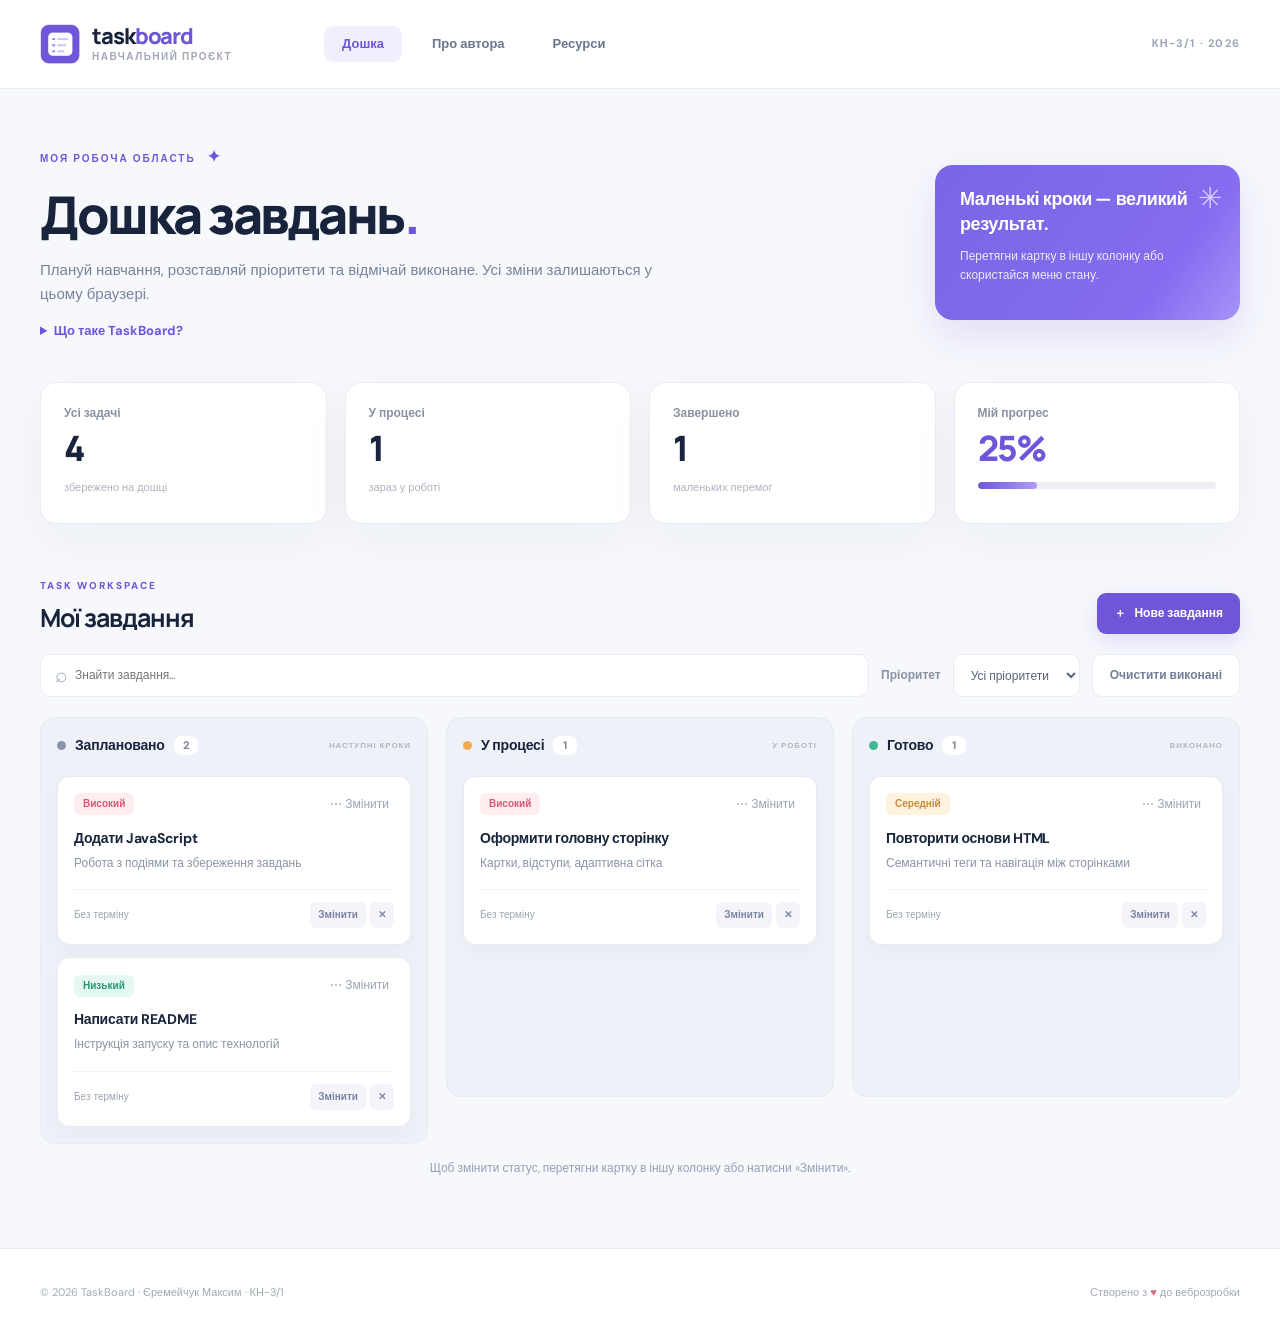
<file: index.html>
<!DOCTYPE html>
<html lang="uk">
<head>
  <meta charset="UTF-8">
  <meta name="viewport" content="width=device-width, initial-scale=1.0">
  <meta name="description" content="TaskBoard — навчальна дошка завдань для керування справами та проєктами.">
  <title>TaskBoard — дошка завдань</title>
  <link rel="icon" href="images/logo.png" type="image/png">
  <link rel="stylesheet" href="css/style.css">
  <script src="js/app.js" defer></script>
</head>
<body>
  <a class="skip-link" href="#main">Перейти до вмісту</a>
  <header class="site-header">
    <div class="container header-inner">
      <a class="brand" href="index.html" aria-label="TaskBoard, головна сторінка">
        <img src="images/logo.png" alt="Логотип TaskBoard" width="40" height="40">
        <span>task<span class="brand-accent">board</span><small>навчальний проєкт</small></span>
      </a>
      <nav class="nav" aria-label="Основна навігація">
        <a href="index.html" aria-current="page">Дошка</a>
        <a href="about.html">Про автора</a>
        <a href="docs/links.html">Ресурси</a>
      </nav>
      <span class="course-label">КН-3/1 · 2026</span>
    </div>
  </header>

  <main class="container" id="main">
    <section class="intro" aria-labelledby="intro-heading">
      <div class="intro-main">
        <span class="eyebrow">МОЯ РОБОЧА ОБЛАСТЬ <span class="eyebrow-mark" aria-hidden="true">✦</span></span>
        <h1 id="intro-heading">Дошка завдань<span class="period">.</span></h1>
        <p>Плануй навчання, розставляй пріоритети та відмічай виконане. Усі зміни залишаються у цьому браузері.</p>
        <details class="about-details"><summary>Що таке TaskBoard?</summary><p>TaskBoard — навчальний застосунок для організації завдань у трьох колонках: «Заплановано», «У процесі» та «Готово». Проєкт показує HTML, CSS, JavaScript, Git і локальне збереження.</p></details>
      </div>
      <aside class="hero-note" aria-label="Підказка">
        <span class="note-star" aria-hidden="true">✳</span>
        <strong>Маленькі кроки — великий результат.</strong>
        <p>Перетягни картку в іншу колонку або скористайся меню стану.</p>
      </aside>
    </section>

    <section class="metrics" aria-label="Статистика завдань">
      <article class="metric-card"><span class="metric-label">Усі задачі</span><strong class="metric-value" id="total-count">0</strong><span class="metric-detail">збережено на дошці</span></article>
      <article class="metric-card"><span class="metric-label">У процесі</span><strong class="metric-value" id="progress-count">0</strong><span class="metric-detail">зараз у роботі</span></article>
      <article class="metric-card"><span class="metric-label">Завершено</span><strong class="metric-value" id="done-count">0</strong><span class="metric-detail">маленьких перемог</span></article>
      <article class="metric-card progress-metric"><span class="metric-label">Мій прогрес</span><strong class="metric-value" id="percent-count">0%</strong><div class="progress-track" role="progressbar" aria-label="Завершені завдання" aria-valuemin="0" aria-valuemax="100" aria-valuenow="0" id="progress-bar"><span id="progress-fill"></span></div></article>
    </section>

    <section class="workspace" aria-labelledby="board-heading">
      <div class="section-heading">
        <div><span class="eyebrow">TASK WORKSPACE</span><h2 id="board-heading">Мої завдання</h2></div>
        <button class="button button-primary" type="button" id="add-task"><span aria-hidden="true">＋</span> Нове завдання</button>
      </div>
      <div class="toolbar" role="search">
        <label class="search-field"><span class="sr-only">Пошук завдань</span><span aria-hidden="true">⌕</span><input type="search" id="task-search" placeholder="Знайти завдання..." autocomplete="off"></label>
        <label class="filter-label" for="priority-filter">Пріоритет</label>
        <select id="priority-filter" aria-label="Фільтр за пріоритетом"><option value="all">Усі пріоритети</option><option value="high">Високий</option><option value="medium">Середній</option><option value="low">Низький</option></select>
        <button type="button" class="button button-outline" id="clear-done">Очистити виконані</button>
      </div>

      <div class="board-grid" id="board">
        <section class="board-column" data-status="todo" aria-labelledby="todo-heading">
          <div class="column-header"><div class="column-title"><span class="status-dot status-todo" aria-hidden="true"></span><h3 id="todo-heading">Заплановано</h3><span class="count-pill" id="todo-count">0</span></div><span class="column-caption">НАСТУПНІ КРОКИ</span></div>
          <div class="task-list" id="todo-list" aria-label="Заплановані завдання"></div>
        </section>
        <section class="board-column" data-status="doing" aria-labelledby="doing-heading">
          <div class="column-header"><div class="column-title"><span class="status-dot status-doing" aria-hidden="true"></span><h3 id="doing-heading">У процесі</h3><span class="count-pill" id="doing-count">0</span></div><span class="column-caption">У РОБОТІ</span></div>
          <div class="task-list" id="doing-list" aria-label="Завдання в процесі"></div>
        </section>
        <section class="board-column" data-status="done" aria-labelledby="done-heading">
          <div class="column-header"><div class="column-title"><span class="status-dot status-done" aria-hidden="true"></span><h3 id="done-heading">Готово</h3><span class="count-pill" id="done-column-count">0</span></div><span class="column-caption">ВИКОНАНО</span></div>
          <div class="task-list" id="done-list" aria-label="Виконані завдання"></div>
        </section>
      </div>
      <p class="board-help" id="board-message" role="status" aria-live="polite">Щоб змінити статус, перетягни картку в іншу колонку або натисни «Змінити».</p>
    </section>
  </main>

  <dialog id="task-dialog" aria-labelledby="dialog-heading">
    <form id="task-form" class="task-form">
      <div class="dialog-header"><div><span class="eyebrow">TASK EDITOR</span><h2 id="dialog-heading">Нове завдання</h2></div><button class="dialog-close" type="button" id="close-dialog" aria-label="Закрити">✕</button></div>
      <input type="hidden" id="task-id">
      <label for="task-title">Назва завдання <span aria-hidden="true">*</span></label><input id="task-title" name="title" maxlength="90" minlength="2" required placeholder="Наприклад: Закінчити CSS">
      <label for="task-desc">Опис</label><textarea id="task-desc" name="description" rows="3" maxlength="300" placeholder="Що потрібно зробити?"></textarea>
      <div class="form-grid"><div><label for="task-priority">Пріоритет</label><select id="task-priority" name="priority"><option value="low">Низький</option><option value="medium" selected>Середній</option><option value="high">Високий</option></select></div><div><label for="task-status">Статус</label><select id="task-status" name="status"><option value="todo">Заплановано</option><option value="doing">У процесі</option><option value="done">Готово</option></select></div></div>
      <label for="task-date">Термін виконання</label><input id="task-date" name="date" type="date">
      <div class="dialog-actions"><button type="button" class="button button-outline" id="cancel-dialog">Скасувати</button><button type="submit" class="button button-primary">Зберегти</button></div>
    </form>
  </dialog>

  <footer class="site-footer"><div class="container footer-inner"><p>© 2026 TaskBoard · Єремейчук Максим · КН-3/1</p><p>Створено з <span aria-label="любов'ю">♥</span> до веброзробки</p></div></footer>
</body>
</html>
</file>
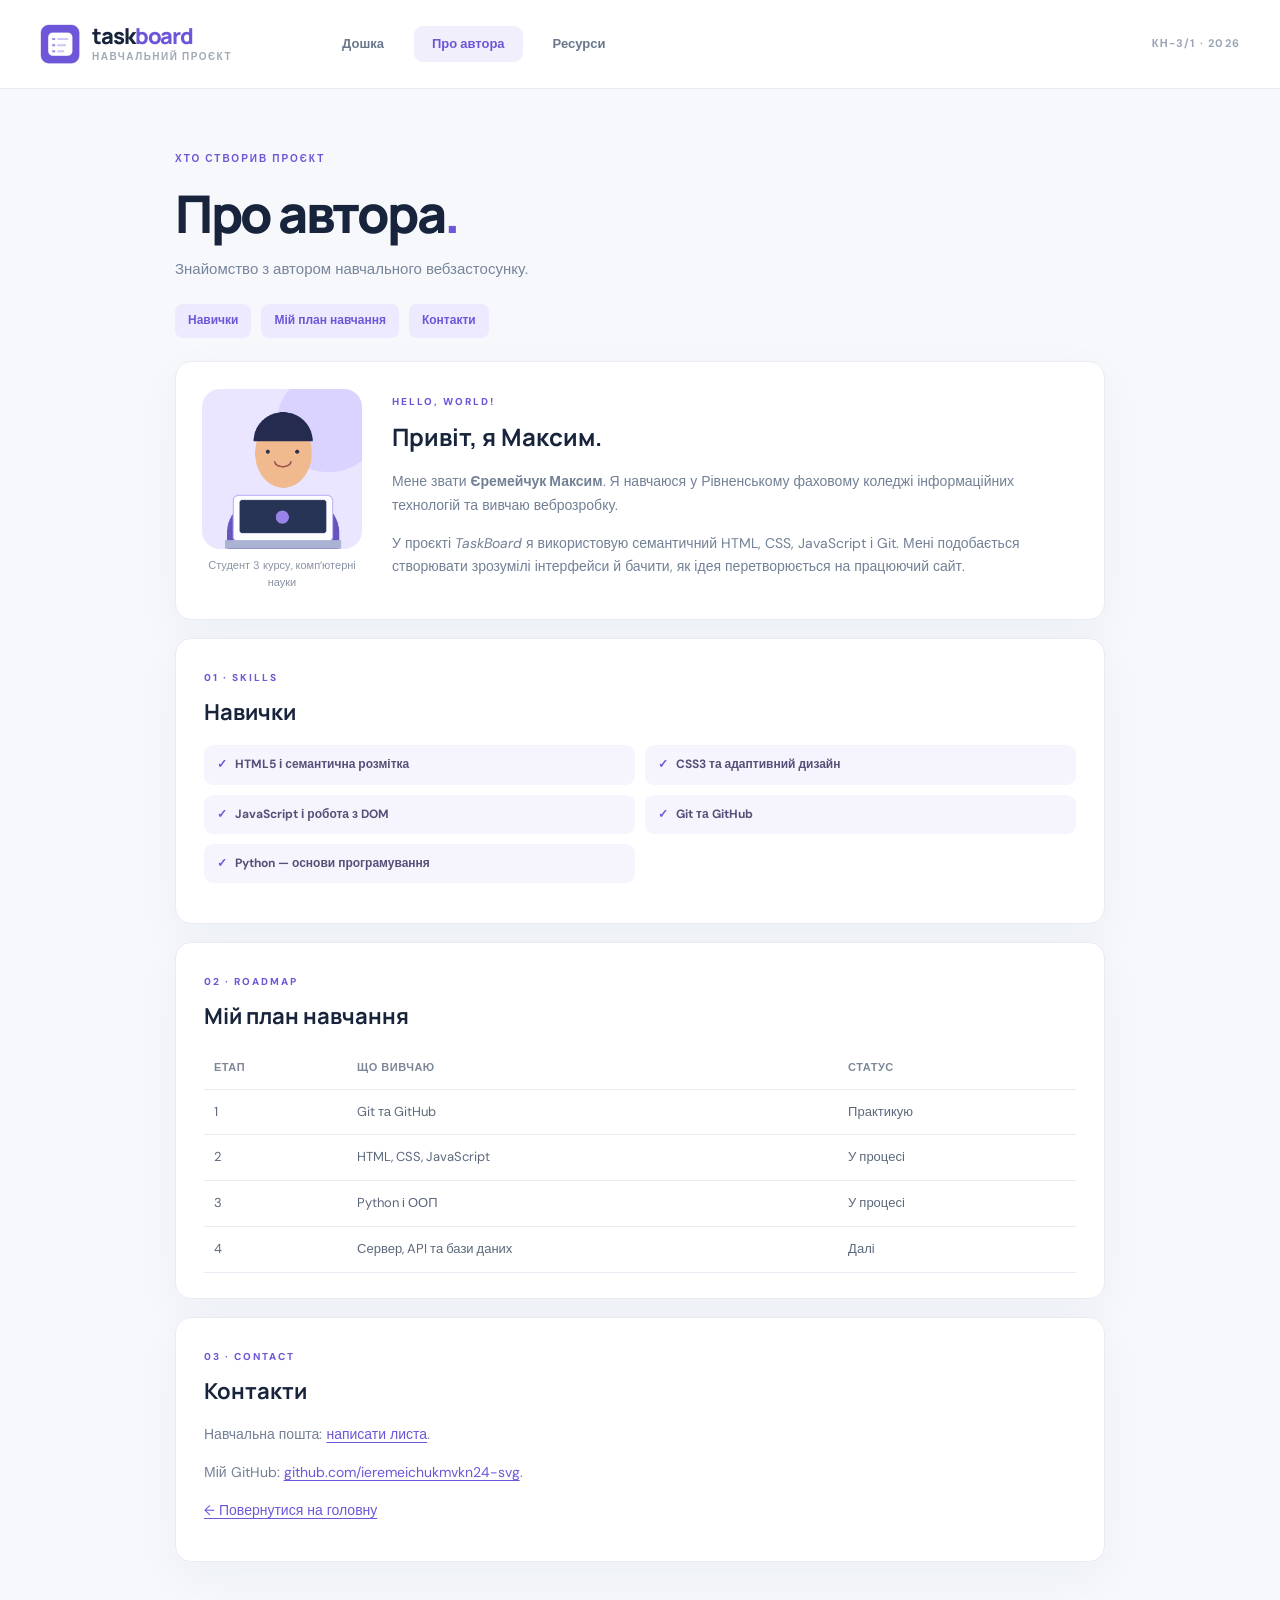
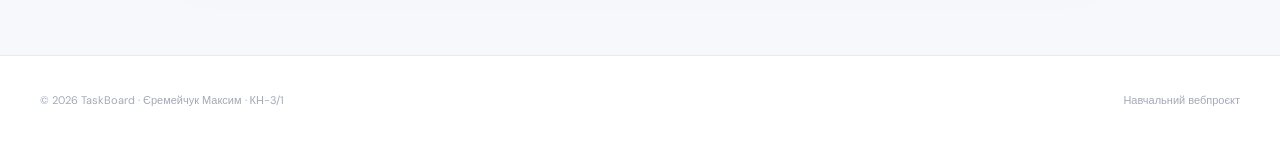
<file: about.html>
<!DOCTYPE html>
<html lang="uk">
<head>
  <meta charset="UTF-8">
  <meta name="viewport" content="width=device-width, initial-scale=1.0">
  <meta name="description" content="Сторінка автора навчального вебпроєкту TaskBoard.">
  <title>Про автора — TaskBoard</title>
  <link rel="icon" href="images/logo.png" type="image/png">
  <link rel="stylesheet" href="css/style.css">
</head>
<body>
  <a class="skip-link" href="#main">Перейти до вмісту</a>
  <header class="site-header"><div class="container header-inner"><a class="brand" href="index.html"><img src="images/logo.png" alt="Логотип TaskBoard" width="40" height="40"><span>task<span class="brand-accent">board</span><small>навчальний проєкт</small></span></a><nav class="nav" aria-label="Основна навігація"><a href="index.html">Дошка</a><a href="about.html" aria-current="page">Про автора</a><a href="docs/links.html">Ресурси</a></nav><span class="course-label">КН-3/1 · 2026</span></div></header>
  <main class="container article-layout" id="main">
    <section class="page-heading"><span class="eyebrow">ХТО СТВОРИВ ПРОЄКТ</span><h1>Про автора<span class="period">.</span></h1><p>Знайомство з автором навчального вебзастосунку.</p></section>
    <nav class="anchor-nav" aria-label="Розділи сторінки"><a href="#skills">Навички</a><a href="#plan">Мій план навчання</a><a href="#contacts">Контакти</a></nav>
    <article class="card profile"><figure><img src="images/avatar.png" alt="Стилізована ілюстрація студента за ноутбуком" width="160" height="160"><figcaption>Студент 3 курсу, комп’ютерні науки</figcaption></figure><div class="profile-text"><span class="eyebrow">HELLO, WORLD!</span><h2>Привіт, я Максим.</h2><p>Мене звати <strong>Єремейчук Максим</strong>. Я навчаюся у Рівненському фаховому коледжі інформаційних технологій та вивчаю веброзробку.</p><p>У проєкті <em>TaskBoard</em> я використовую семантичний HTML, CSS, JavaScript і Git. Мені подобається створювати зрозумілі інтерфейси й бачити, як ідея перетворюється на працюючий сайт.</p></div></article>
    <section class="card content-card" id="skills"><span class="eyebrow">01 · SKILLS</span><h2>Навички</h2><ul class="skill-list"><li>HTML5 і семантична розмітка</li><li>CSS3 та адаптивний дизайн</li><li>JavaScript і робота з DOM</li><li>Git та GitHub</li><li>Python — основи програмування</li></ul></section>
    <section class="card content-card" id="plan"><span class="eyebrow">02 · ROADMAP</span><h2>Мій план навчання</h2><div class="table-wrap"><table><thead><tr><th scope="col">Етап</th><th scope="col">Що вивчаю</th><th scope="col">Статус</th></tr></thead><tbody><tr><td>1</td><td>Git та GitHub</td><td>Практикую</td></tr><tr><td>2</td><td>HTML, CSS, JavaScript</td><td>У процесі</td></tr><tr><td>3</td><td>Python і ООП</td><td>У процесі</td></tr><tr><td>4</td><td>Сервер, API та бази даних</td><td>Далі</td></tr></tbody></table></div></section>
    <section class="card content-card" id="contacts"><span class="eyebrow">03 · CONTACT</span><h2>Контакти</h2><p>Навчальна пошта: <a href="mailto:ieremeichuk.m.v_kn24@rcit.ukr.education">написати листа</a>.</p><p>Мій GitHub: <a href="https://github.com/ieremeichukmvkn24-svg" target="_blank" rel="noopener noreferrer">github.com/ieremeichukmvkn24-svg</a>.</p><p><a href="index.html">← Повернутися на головну</a></p></section>
  </main>
  <footer class="site-footer"><div class="container footer-inner"><p>© 2026 TaskBoard · Єремейчук Максим · КН-3/1</p><p>Навчальний вебпроєкт</p></div></footer>
</body>
</html>
</file>
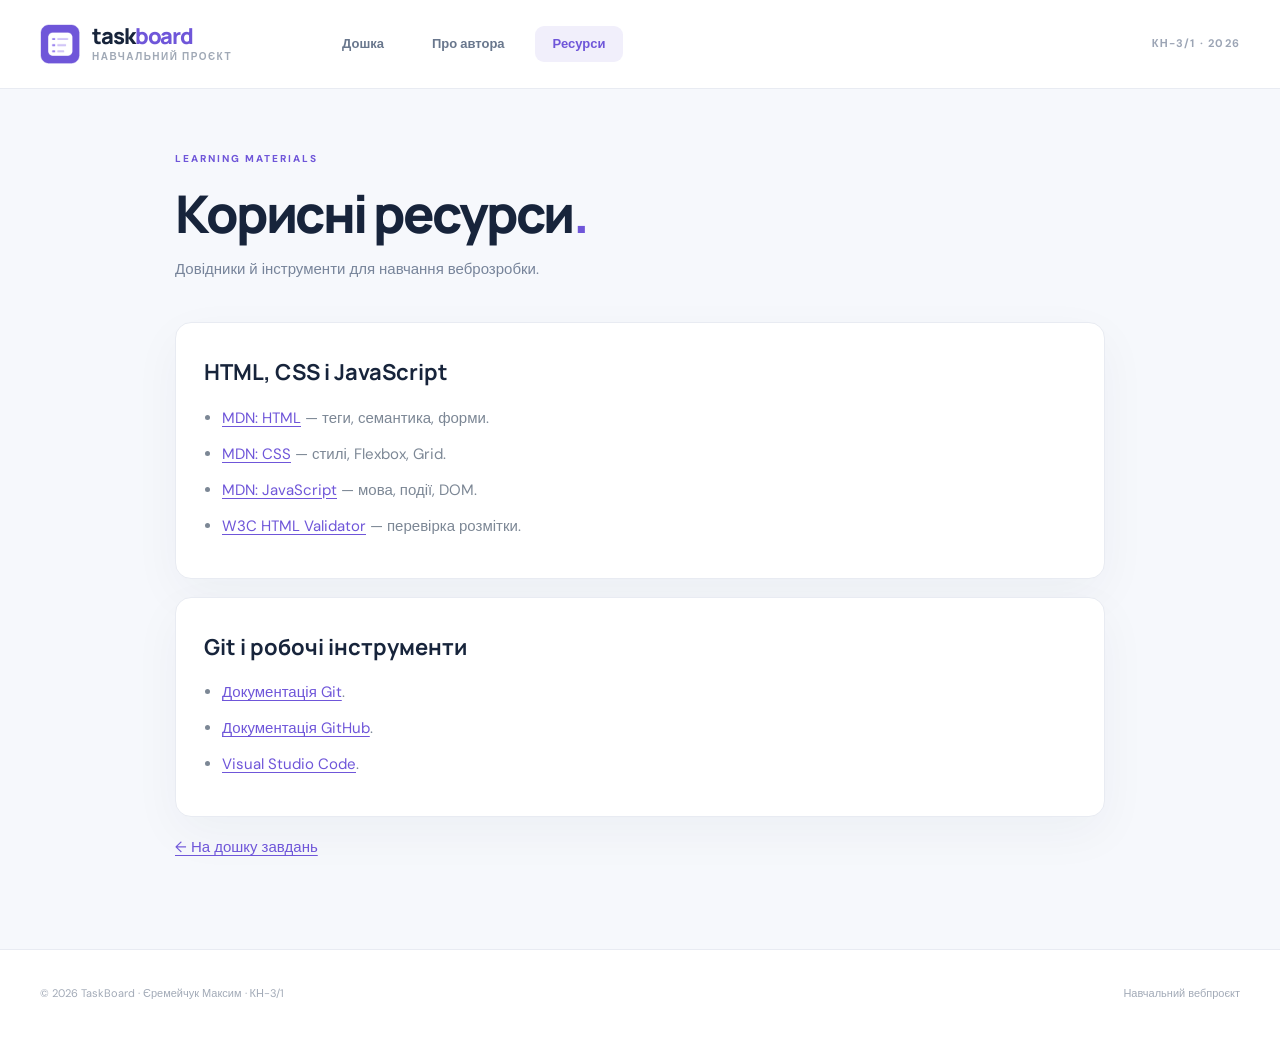
<file: docs/links.html>
<!DOCTYPE html>
<html lang="uk">
<head><meta charset="UTF-8"><meta name="viewport" content="width=device-width, initial-scale=1.0"><title>Корисні ресурси — TaskBoard</title><link rel="icon" href="../images/logo.png" type="image/png"><link rel="stylesheet" href="../css/style.css"></head>
<body>
<a class="skip-link" href="#main">Перейти до вмісту</a>
<header class="site-header"><div class="container header-inner"><a class="brand" href="../index.html"><img src="../images/logo.png" alt="Логотип TaskBoard" width="40" height="40"><span>task<span class="brand-accent">board</span><small>навчальний проєкт</small></span></a><nav class="nav" aria-label="Основна навігація"><a href="../index.html">Дошка</a><a href="../about.html">Про автора</a><a href="links.html" aria-current="page">Ресурси</a></nav><span class="course-label">КН-3/1 · 2026</span></div></header>
<main class="container article-layout" id="main"><section class="page-heading"><span class="eyebrow">LEARNING MATERIALS</span><h1>Корисні ресурси<span class="period">.</span></h1><p>Довідники й інструменти для навчання веброзробки.</p></section>
<section class="card content-card"><h2>HTML, CSS і JavaScript</h2><ul class="resource-list"><li><a href="https://developer.mozilla.org/en-US/docs/Web/HTML" target="_blank" rel="noopener noreferrer">MDN: HTML</a> — теги, семантика, форми.</li><li><a href="https://developer.mozilla.org/en-US/docs/Web/CSS" target="_blank" rel="noopener noreferrer">MDN: CSS</a> — стилі, Flexbox, Grid.</li><li><a href="https://developer.mozilla.org/en-US/docs/Web/JavaScript" target="_blank" rel="noopener noreferrer">MDN: JavaScript</a> — мова, події, DOM.</li><li><a href="https://validator.w3.org/" target="_blank" rel="noopener noreferrer">W3C HTML Validator</a> — перевірка розмітки.</li></ul></section>
<section class="card content-card"><h2>Git і робочі інструменти</h2><ul class="resource-list"><li><a href="https://git-scm.com/docs" target="_blank" rel="noopener noreferrer">Документація Git</a>.</li><li><a href="https://docs.github.com/" target="_blank" rel="noopener noreferrer">Документація GitHub</a>.</li><li><a href="https://code.visualstudio.com/docs" target="_blank" rel="noopener noreferrer">Visual Studio Code</a>.</li></ul></section>
<p><a href="../index.html">← На дошку завдань</a></p></main>
<footer class="site-footer"><div class="container footer-inner"><p>© 2026 TaskBoard · Єремейчук Максим · КН-3/1</p><p>Навчальний вебпроєкт</p></div></footer>
</body></html>
</file>
<file: css/style.css>
@import url('https://fonts.googleapis.com/css2?family=DM+Sans:wght@400;500;600;700&family=Manrope:wght@400;500;600;700;800&display=swap');
:root{--ink:#17243b;--muted:#7e8899;--paper:#f6f8fc;--white:#fff;--line:#e8ebf2;--purple:#6f56d9;--purple-light:#eeeafd;--blue:#4780d9;--green:#229a73;--yellow:#f2ab4c;--shadow:0 16px 50px rgba(30,41,68,.045)}
*{box-sizing:border-box}html{scroll-behavior:smooth}body{margin:0;background:var(--paper);color:var(--ink);font-family:'DM Sans',Arial,sans-serif;font-size:15px;line-height:1.6}button,input,textarea,select{font:inherit}button{cursor:pointer}button:disabled{cursor:not-allowed;opacity:.5}a{color:var(--purple);text-underline-offset:3px}a:hover{text-decoration:none}img{max-width:100%}.container{width:min(1200px,calc(100% - 64px));margin-inline:auto}.sr-only{position:absolute;width:1px;height:1px;padding:0;margin:-1px;overflow:hidden;clip:rect(0,0,0,0);white-space:nowrap;border:0}.skip-link{position:absolute;top:-80px;left:16px;z-index:200;background:#fff;padding:10px 20px}.skip-link:focus{top:10px}a:focus-visible,button:focus-visible,input:focus-visible,select:focus-visible,textarea:focus-visible,summary:focus-visible{outline:3px solid #b7adfc;outline-offset:3px}
.site-header{background:#fff;border-bottom:1px solid var(--line)}.header-inner{min-height:88px;display:flex;align-items:center;gap:40px}.brand{display:inline-flex;align-items:center;gap:12px;text-decoration:none;color:var(--ink);font-family:Manrope,Arial,sans-serif;font-size:22px;font-weight:800;letter-spacing:-1.1px;line-height:1.08}.brand img{flex:none}.brand-accent{color:var(--purple)}.brand small{display:block;margin-top:4px;font-family:'DM Sans',Arial,sans-serif;font-size:10px;letter-spacing:1.5px;text-transform:uppercase;color:#a0a9b6;font-weight:700}.nav{display:flex;gap:12px;margin-left:52px}.nav a{padding:8px 18px;border-radius:9px;color:#69778d;text-decoration:none;font-weight:700;font-size:13px}.nav a:hover,.nav a[aria-current=page]{background:#f1effb;color:var(--purple)}.course-label{margin-left:auto;color:#9ca5b5;font-size:11px;font-weight:700;letter-spacing:1.2px;white-space:nowrap}
.intro{display:grid;grid-template-columns:minmax(0,1fr) 305px;gap:50px;align-items:center;padding:55px 0 40px}.eyebrow{font-size:10px;letter-spacing:2px;color:var(--purple);font-weight:800}.eyebrow-mark{font-size:16px;margin-left:7px}.intro h1,.page-heading h1{font-family:Manrope,Arial,sans-serif;font-size:clamp(36px,5vw,52px);letter-spacing:-2.5px;line-height:1.2;margin:14px 0 12px;font-weight:800}.period{color:var(--purple)}.intro-main>p,.page-heading p{color:#77849a;font-size:15px;max-width:630px;margin:0}.about-details{margin-top:15px;color:#68778a;font-size:13px;max-width:650px}.about-details summary{color:var(--purple);cursor:pointer;font-weight:700}.about-details p{margin:6px 0}.hero-note{border-radius:18px;padding:22px 25px;background:linear-gradient(125deg,#7866e4,#866cf0 75%,#a693f9);box-shadow:0 16px 40px #6f56d927;min-height:155px;color:#fff;position:relative}.hero-note strong{font-size:18px;line-height:1.35;letter-spacing:-.4px;display:block;max-width:240px}.hero-note p{font-size:12px;opacity:.86;line-height:1.55;margin:11px 0 0}.note-star{position:absolute;right:18px;top:10px;font-size:29px;color:#d3caff}
.metrics{display:grid;grid-template-columns:repeat(4,minmax(0,1fr));gap:18px}.metric-card{background:#fff;border:1px solid var(--line);border-radius:16px;min-height:142px;padding:21px 23px;box-shadow:var(--shadow)}.metric-label{display:block;color:#8892a2;font-size:12px;font-weight:700}.metric-value{display:block;font-family:Manrope,Arial,sans-serif;font-size:35px;letter-spacing:-1.7px;font-weight:800;line-height:1.45}.metric-detail{font-size:11px;color:#adb4bf}.progress-metric .metric-value{color:var(--purple)}.progress-track{width:100%;height:7px;background:#eeeef7;border-radius:20px;margin-top:8px;overflow:hidden}.progress-track span{display:block;width:0;height:100%;border-radius:20px;background:linear-gradient(90deg,#6f56d9,#b29afa);transition:width .3s ease}
.workspace{padding:48px 0 70px}.section-heading{display:flex;align-items:end;justify-content:space-between;gap:20px;margin-bottom:20px}.section-heading h2{font-family:Manrope,Arial,sans-serif;font-size:25px;line-height:1.3;letter-spacing:-1px;margin:6px 0 0}.button{border:none;display:inline-flex;align-items:center;justify-content:center;gap:8px;padding:11px 17px;font-weight:700;font-size:12px;border-radius:9px;white-space:nowrap;transition:transform .15s,background .15s}.button:hover{transform:translateY(-1px)}.button-primary{background:var(--purple);color:#fff;box-shadow:0 8px 20px #6f56d928}.button-primary:hover{background:#5d45c4}.button-outline{background:#fff;border:1px solid var(--line);color:#718098}.button-outline:hover{background:#f5f5fc}.toolbar{display:flex;align-items:center;gap:12px;margin-bottom:20px}.search-field{display:flex;align-items:center;gap:7px;flex:1;min-width:100px;border:1px solid var(--line);background:#fff;border-radius:10px;padding:0 14px;color:#a2acbb}.search-field span{font-size:21px;line-height:1}.search-field input{border:0;outline:none;width:100%;padding:11px 0;background:none;min-width:0;color:var(--ink);font-size:12px}.search-field input:focus{outline:0}.search-field:focus-within{box-shadow:0 0 0 3px #6f56d922;border-color:#aa9bec}.toolbar select,.task-form select,.task-form input,.task-form textarea{border:1px solid var(--line);background:#fff;border-radius:9px;padding:11px 13px;color:#58677b;min-width:0}.toolbar select{font-size:12px;min-height:43px}.filter-label{font-size:12px;color:#8892a2;font-weight:700}
.board-grid{display:grid;grid-template-columns:repeat(3,minmax(0,1fr));gap:18px;align-items:start}.board-column{background:#eef1f7;border:1px solid #e8ebf2;border-radius:15px;padding:16px;min-height:380px;transition:background .2s,border-color .2s}.board-column.drag-over{background:#e8e3ff;border-color:#917ce8}.column-header{display:flex;align-items:center;justify-content:space-between;gap:5px;margin-bottom:19px}.column-title{display:flex;align-items:center;gap:9px;min-width:0}.column-title h3{font-size:14px;letter-spacing:-.2px;margin:0;font-weight:800;white-space:nowrap}.status-dot{width:9px;height:9px;flex:none;border-radius:50%}.status-todo{background:#8995aa}.status-doing{background:var(--yellow)}.status-done{background:#42b995}.count-pill{display:inline-grid;place-items:center;background:#fff;border-radius:8px;min-width:24px;padding:1px 6px;font-size:11px;color:#7c8797;font-weight:800}.column-caption{font-size:8px;font-weight:800;color:#adb7c7;letter-spacing:.9px}.task-list{display:grid;align-content:start;gap:12px;min-height:260px}.task-card{padding:16px;background:#fff;border:1px solid #e6eaf1;border-radius:12px;box-shadow:0 8px 24px #26365508;position:relative;cursor:grab}.task-card:active{cursor:grabbing}.task-card.dragging{opacity:.38}.task-top{display:flex;gap:8px;justify-content:space-between;align-items:center}.priority{display:inline-flex;align-items:center;border-radius:6px;padding:3px 9px;font-size:10px;font-weight:800}.priority-high{background:#ffedf0;color:#d95874}.priority-medium{background:#fff3df;color:#c78a3c}.priority-low{background:#e5f8f0;color:#259a71}.task-menu{border:0;background:none;color:#9ba5b4;font-size:12px;padding:2px 5px}.task-menu:hover{color:var(--purple)}.task-card h4{font-size:14px;letter-spacing:-.25px;line-height:1.4;margin:13px 0 5px}.task-description{font-size:12px;line-height:1.55;color:#8b95a5;margin:0 0 17px;white-space:pre-wrap;overflow-wrap:anywhere}.task-bottom{display:flex;align-items:center;justify-content:space-between;gap:8px;border-top:1px solid #f1f2f7;padding-top:12px}.date-label{font-size:10px;color:#9ba5b2}.date-overdue{color:#db5872;font-weight:700}.card-actions{display:flex;gap:4px}.small-action{border:0;border-radius:6px;background:#f4f4fa;color:#7b83a2;padding:5px 8px;font-size:10px;font-weight:700}.small-action:hover{background:#ebe6ff;color:var(--purple)}.task-empty{color:#9aa5b6;text-align:center;border:1px dashed #ccd4e1;padding:20px 12px;border-radius:10px;font-size:12px;background:#f8f9fc}.board-help{font-size:12px;color:#96a1b2;margin:15px 0 0;text-align:center}
.card{background:#fff;border:1px solid var(--line);border-radius:16px;box-shadow:var(--shadow)}.article-layout{max-width:930px;padding-bottom:75px}.page-heading{padding:56px 0 23px}.anchor-nav{display:flex;flex-wrap:wrap;gap:10px;margin-bottom:23px}.anchor-nav a{display:inline-block;background:#edeaff;border-radius:8px;padding:7px 13px;font-size:12px;font-weight:800;text-decoration:none}.profile{padding:26px;display:flex;align-items:center;gap:30px;margin-bottom:18px}.profile figure{flex:none;margin:0;text-align:center}.profile figure img{border-radius:18px;object-fit:cover;display:block}.profile figcaption{font-size:11px;color:#8993a3;margin-top:8px;max-width:160px}.profile-text h2{font-family:Manrope,Arial,sans-serif;font-size:24px;margin:6px 0}.profile-text p,.content-card p{color:#728096;font-size:14px;line-height:1.7}.content-card{margin:18px 0;padding:25px 28px;scroll-margin-top:18px}.content-card h2{font-family:Manrope,Arial,sans-serif;font-size:22px;margin:7px 0 13px}.skill-list{display:grid;grid-template-columns:repeat(2,minmax(0,1fr));padding:0;list-style:none;gap:10px}.skill-list li{background:#f6f5fe;padding:10px 13px;border-radius:9px;color:#565078;font-weight:700;font-size:12px}.skill-list li::before{content:'✓';color:var(--purple);margin-right:8px}.table-wrap{overflow:auto}table{border-collapse:collapse;width:100%;font-size:13px;text-align:left}th,td{border-bottom:1px solid var(--line);padding:12px 10px}th{color:#7c8898;font-size:11px;text-transform:uppercase;letter-spacing:.5px}td{color:#5b687b}.resource-list{padding-left:18px;color:#7c8795}.resource-list li{margin:12px 0}.site-footer{background:#fff;border-top:1px solid var(--line)}.footer-inner{min-height:88px;display:flex;align-items:center;justify-content:space-between;gap:14px;font-size:11px;color:#a2aab7}.footer-inner span{color:#d86c82}
#task-dialog{width:min(480px,calc(100% - 26px));border:none;border-radius:18px;padding:0;box-shadow:0 22px 90px #1e224b40;color:var(--ink)}#task-dialog::backdrop{background:rgba(18,24,43,.47)}.task-form{padding:25px;display:grid;gap:10px}.dialog-header{display:flex;align-items:start;justify-content:space-between;margin-bottom:6px}.dialog-header h2{font-family:Manrope,Arial,sans-serif;font-size:23px;letter-spacing:-1px;margin:4px 0}.dialog-close{border:0;background:#f0f1f7;border-radius:8px;color:#7b889d;padding:7px 10px}.task-form label{font-size:12px;font-weight:800;color:#69778a}.task-form input,.task-form textarea,.task-form select{width:100%}.task-form textarea{resize:vertical}.form-grid{display:grid;grid-template-columns:repeat(2,minmax(0,1fr));gap:12px}.form-grid>div{display:grid;gap:8px}.dialog-actions{display:flex;justify-content:flex-end;gap:8px;margin-top:12px}
@media(max-width:1040px){.nav{margin-left:0}.board-grid{gap:12px}.board-column{padding:12px}.column-caption{display:none}.hero-note{display:none}.intro{grid-template-columns:1fr}.course-label{display:none}}@media(max-width:760px){.container{width:min(100% - 32px,560px)}.header-inner{flex-wrap:wrap;padding:14px 0;gap:12px;justify-content:space-between}.nav{gap:1px}.nav a{padding:7px 9px;font-size:11px}.brand{font-size:18px}.brand img{width:34px;height:34px}.intro{padding:42px 0 28px}.intro h1{letter-spacing:-1.6px}.metrics{grid-template-columns:repeat(2,minmax(0,1fr));gap:10px}.metric-card{min-height:118px;padding:15px}.metric-value{font-size:29px}.workspace{padding:33px 0 50px}.board-grid{grid-template-columns:1fr}.board-column{min-height:150px}.task-list{min-height:100px}.toolbar{flex-wrap:wrap}.search-field{flex-basis:100%}.filter-label{display:none}.toolbar select{flex:1}.footer-inner{flex-direction:column;justify-content:center;text-align:center;padding:20px 0;min-height:0}.footer-inner p{margin:2px}.profile{flex-direction:column;align-items:start}.profile figure{text-align:left}.skill-list{grid-template-columns:1fr}}@media(max-width:420px){.section-heading{align-items:start}.section-heading h2{font-size:21px}.button{padding:10px 12px}.brand small{display:none}.nav a{padding:6px}.metric-card{padding:12px}}
</file>
